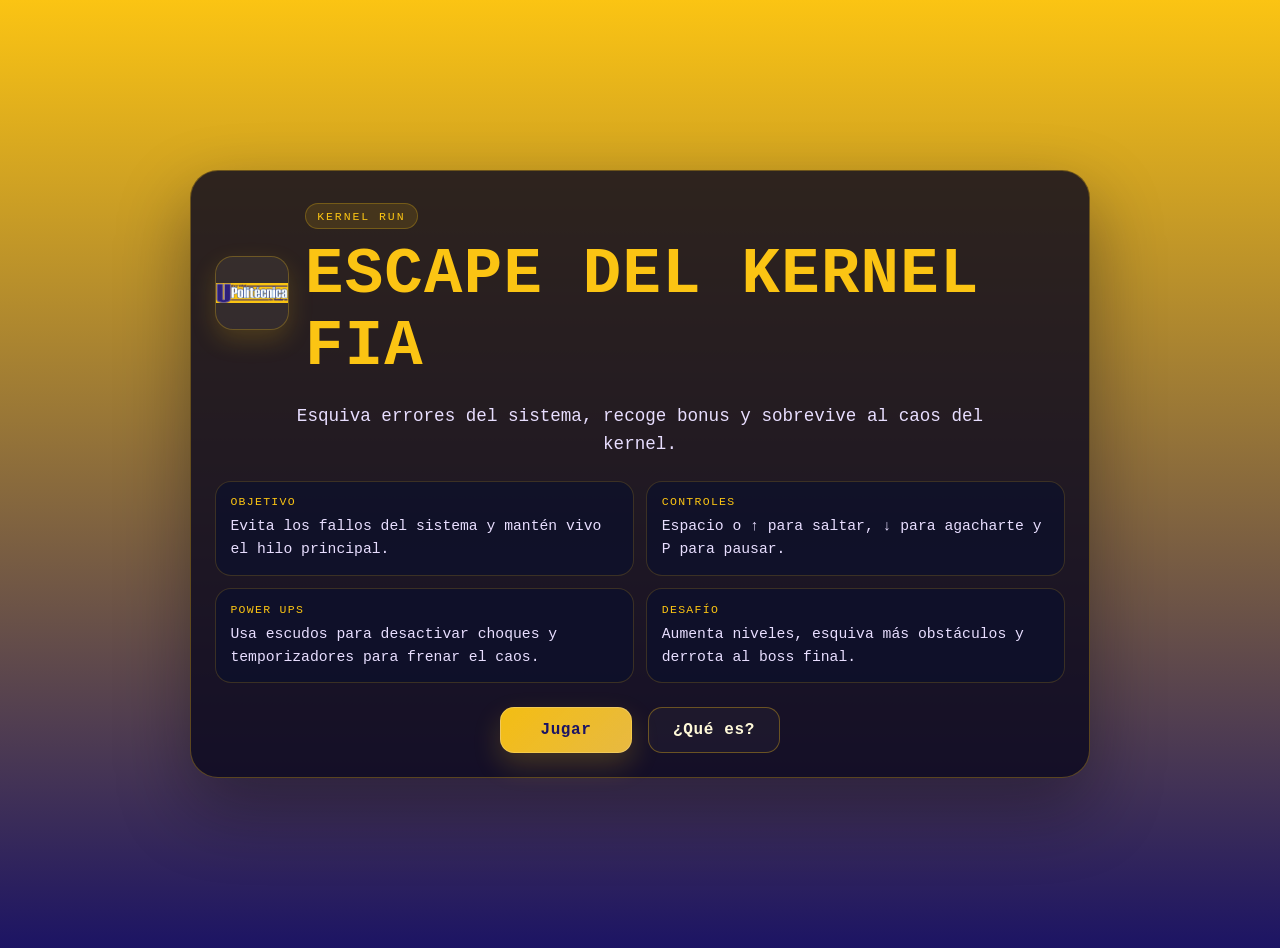
<file: index.html>
<!DOCTYPE html>
<html lang="es">
<head>
  <meta charset="UTF-8" />
  <meta name="viewport" content="width=device-width, initial-scale=1.0" />
  <title>KERNEL RUN | Menú principal</title>
  <link rel="stylesheet" href="style.css" />
</head>
<body class="menu-page">
  <div class="menu-screen">
    <div class="menu-shell">
      <div class="menu-header">
        <img src="logo.png" alt="Logo Kernel Run" class="menu-logo" />
        <div>
          <span class="chip">KERNEL RUN</span>
          <h1>Escape del Kernel FIA</h1>
        </div>
      </div>

      <p class="menu-subtitle">Esquiva errores del sistema, recoge bonus y sobrevive al caos del kernel.</p>

      <div class="menu-grid">
        <div class="menu-card">
          <span class="menu-card__label">Objetivo</span>
          <p>Evita los fallos del sistema y mantén vivo el hilo principal.</p>
        </div>
        <div class="menu-card">
          <span class="menu-card__label">Controles</span>
          <p>Espacio o ↑ para saltar, ↓ para agacharte y P para pausar.</p>
        </div>
        <div class="menu-card">
          <span class="menu-card__label">Power Ups</span>
          <p>Usa escudos para desactivar choques y temporizadores para frenar el caos.</p>
        </div>
        <div class="menu-card">
          <span class="menu-card__label">Desafío</span>
          <p>Aumenta niveles, esquiva más obstáculos y derrota al boss final.</p>
        </div>
      </div>

      <div class="menu-actions">
        <a class="action-button action-button--primary menu-button" href="game.html?start=1">Jugar</a>
        <a class="action-button action-button--ghost menu-button" href="about.html">¿Qué es?</a>
      </div>
    </div>
  </div>
</body>
</html>
</file>
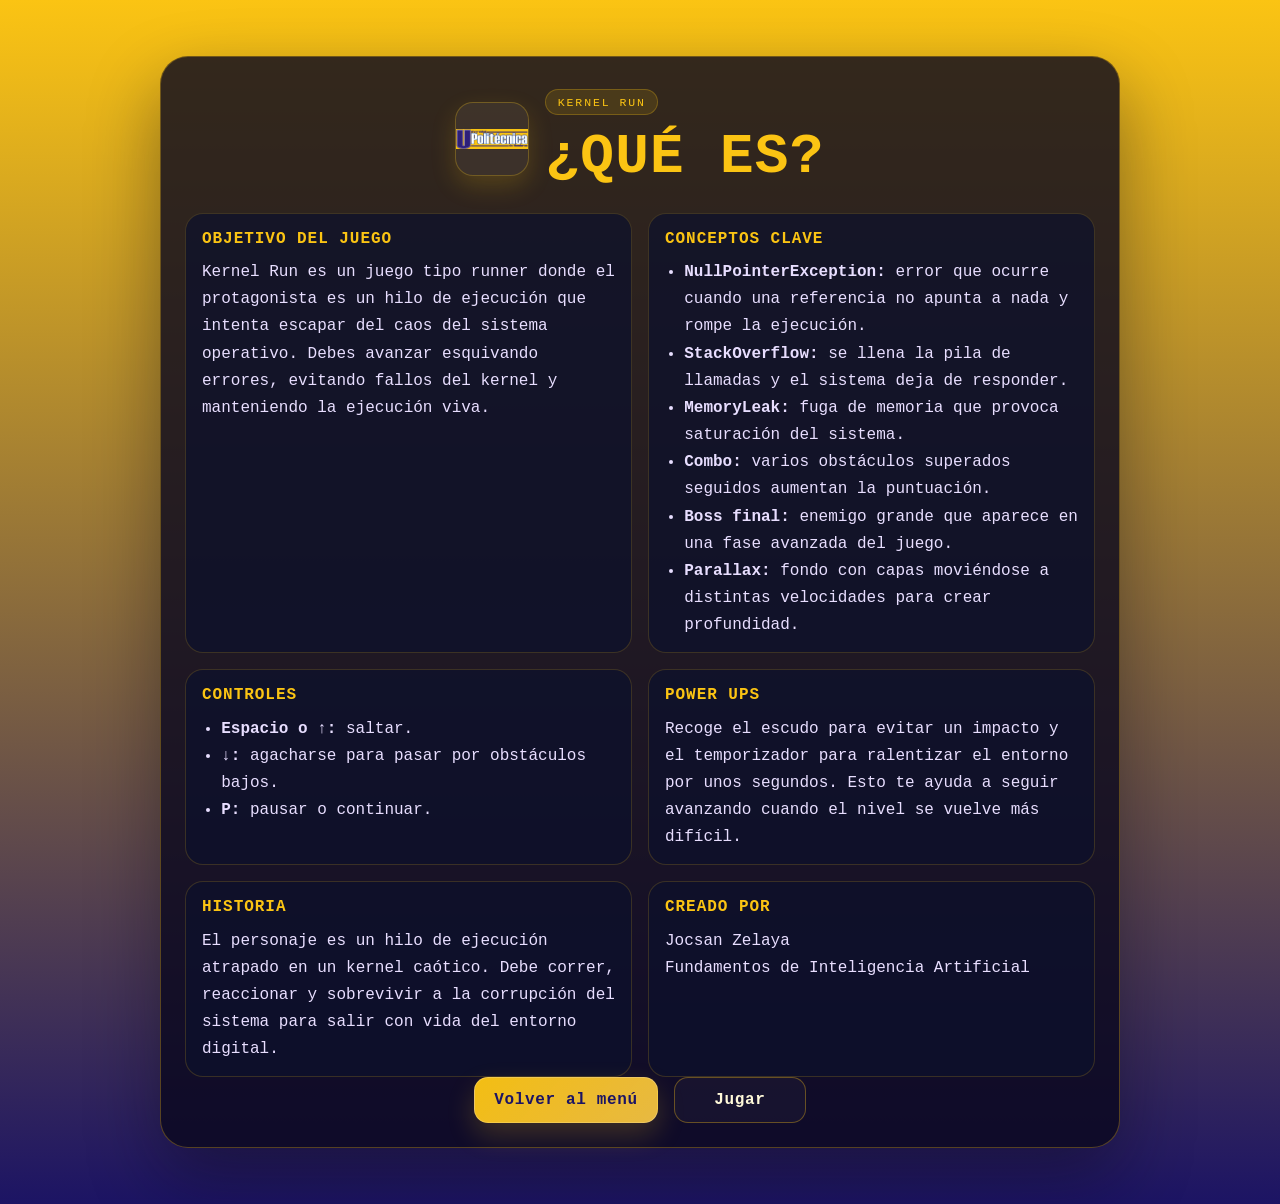
<file: about.html>
<!DOCTYPE html>
<html lang="es">
<head>
  <meta charset="UTF-8" />
  <meta name="viewport" content="width=device-width, initial-scale=1.0" />
  <title>KERNEL RUN | ¿Qué es?</title>
  <link rel="stylesheet" href="style.css" />
</head>
<body class="about-page">
  <div class="about-screen">
    <div class="about-shell">
      <div class="about-header">
        <img src="logo.png" alt="Logo Kernel Run" class="menu-logo" />
        <div>
          <span class="chip">KERNEL RUN</span>
          <h1>¿Qué es?</h1>
        </div>
      </div>

      <div class="about-content">
        <section class="about-card">
          <h2>Objetivo del juego</h2>
          <p>Kernel Run es un juego tipo runner donde el protagonista es un hilo de ejecución que intenta escapar del caos del sistema operativo. Debes avanzar esquivando errores, evitando fallos del kernel y manteniendo la ejecución viva.</p>
        </section>

        <section class="about-card">
          <h2>Conceptos clave</h2>
          <ul>
            <li><strong>NullPointerException:</strong> error que ocurre cuando una referencia no apunta a nada y rompe la ejecución.</li>
            <li><strong>StackOverflow:</strong> se llena la pila de llamadas y el sistema deja de responder.</li>
            <li><strong>MemoryLeak:</strong> fuga de memoria que provoca saturación del sistema.</li>
            <li><strong>Combo:</strong> varios obstáculos superados seguidos aumentan la puntuación.</li>
            <li><strong>Boss final:</strong> enemigo grande que aparece en una fase avanzada del juego.</li>
            <li><strong>Parallax:</strong> fondo con capas moviéndose a distintas velocidades para crear profundidad.</li>
          </ul>
        </section>

        <section class="about-card">
          <h2>Controles</h2>
          <ul>
            <li><strong>Espacio o ↑:</strong> saltar.</li>
            <li><strong>↓:</strong> agacharse para pasar por obstáculos bajos.</li>
            <li><strong>P:</strong> pausar o continuar.</li>
          </ul>
        </section>

        <section class="about-card">
          <h2>Power Ups</h2>
          <p>Recoge el escudo para evitar un impacto y el temporizador para ralentizar el entorno por unos segundos. Esto te ayuda a seguir avanzando cuando el nivel se vuelve más difícil.</p>
        </section>

        <section class="about-card">
          <h2>Historia</h2>
          <p>El personaje es un hilo de ejecución atrapado en un kernel caótico. Debe correr, reaccionar y sobrevivir a la corrupción del sistema para salir con vida del entorno digital.</p>
        </section>

        <section class="about-card">
          <h2>Creado por</h2>
          <p>Jocsan Zelaya<br />Fundamentos de Inteligencia Artificial</p>
        </section>
      </div>

      <div class="menu-actions">
        <a class="action-button action-button--primary menu-button" href="index.html">Volver al menú</a>
        <a class="action-button action-button--ghost menu-button" href="game.html">Jugar</a>
      </div>
    </div>
  </div>
</body>
</html>
</file>
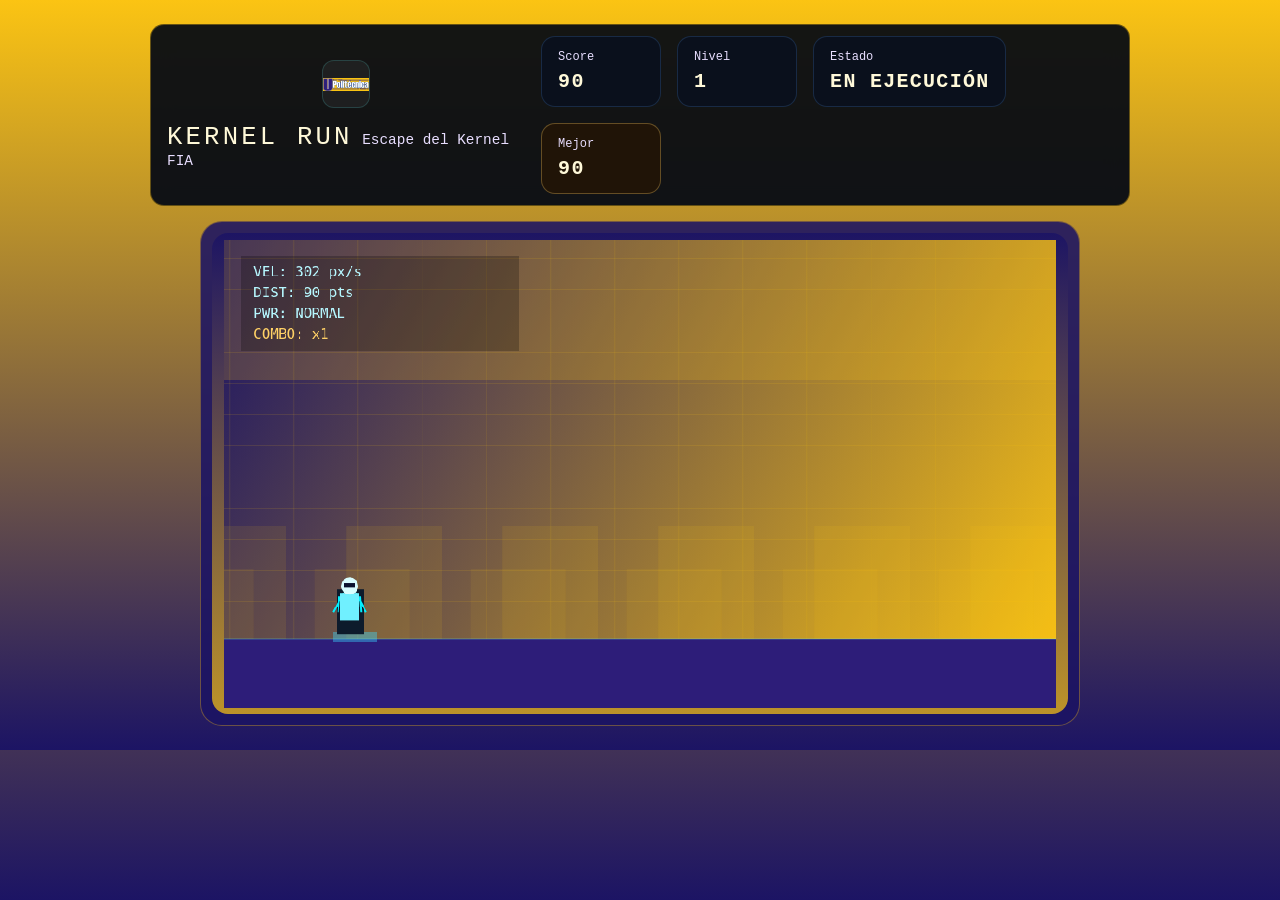
<file: game.html>
<!DOCTYPE html>
<html lang="es">
<head>
  <meta charset="UTF-8" />
  <meta name="viewport" content="width=device-width, initial-scale=1.0" />
  <title>Kernel Run | Juego</title>
  <script>
    const params = new URLSearchParams(window.location.search);
    if (params.get('start') === '1') {
      document.documentElement.classList.add('start-direct');
    }
  </script>
  <link rel="stylesheet" href="style.css" />
</head>
<body data-game-mode="play">
  <div class="app-shell">
    <header class="topbar">
      <div class="brand brand--logo">
        <img id="logo" src="logo.png" alt="Logo del juego" />
        <div>
          <span class="brand__label">KERNEL RUN</span>
          <span class="brand__sub">Escape del Kernel FIA</span>
        </div>
      </div>
      <div class="metrics">
        <div class="metric" id="scorePanel">
          <span class="metric__title">Score</span>
          <span class="metric__value" id="scoreValue">0</span>
        </div>
        <div class="metric" id="levelPanel">
          <span class="metric__title">Nivel</span>
          <span class="metric__value" id="levelValue">1</span>
        </div>
        <div class="metric" id="statusPanel">
          <span class="metric__title">Estado</span>
          <span class="metric__value" id="statusValue">LISTO</span>
        </div>
        <div class="metric metric--best" id="bestScorePanel">
          <span class="metric__title">Mejor</span>
          <span class="metric__value" id="bestScoreValue">0</span>
        </div>
      </div>
    </header>

    <main class="game-grid">
      <section class="game-panel">
        <div class="canvas-holder">
          <canvas id="gameCanvas" width="960" height="540"></canvas>

          <div class="mobile-hud" aria-live="polite">
            <span>Score <strong id="mobileScoreValue">0</strong></span>
            <span>Lvl <strong id="mobileLevelValue">1</strong></span>
          </div>

          <div class="mobile-controls" aria-label="Controles del juego">
            <button id="mobileJumpButton" class="touch-button touch-button--jump" type="button">Saltar</button>
            <button id="mobilePauseButton" class="touch-button touch-button--pause" type="button">Pausa</button>
          </div>

          <div class="overlay" id="gameOverlay">
            <div class="overlay__card">
              <div class="menu-hero">
                <img class="menu-logo" src="logo.png" alt="Logo Kernel Run" />
                <div class="menu-brand">
                  <span class="chip">KERNEL RUN</span>
                  <h1 id="overlayTitle">Escape del Kernel FIA</h1>
                </div>
              </div>

              <p class="menu-subtitle" id="overlayText">Esquiva las excepciones, recoge bonus y sobrevive al caos del sistema.</p>

              <ul id="overlayList" class="overlay__list">
                <li>Salta con ESPACIO o ↑</li>
                <li>Agáchate con ↓ para pasar por huecos bajos</li>
                <li>Pausa con P cuando lo necesites</li>
              </ul>
              <p id="overlayMeta" class="overlay__meta"><strong>Física con Delta Time · Colisiones AABB · Web Audio API</strong></p>

              <div class="overlay__actions">
                <button id="playButton" class="action-button action-button--primary">Jugar</button>
                <button id="pauseButton" class="action-button">Pausar</button>
                <button id="restartButton" class="action-button">Reiniciar</button>
                <button id="menuButton" class="action-button action-button--ghost">Menú</button>
              </div>
            </div>
          </div>
        </div>
      </section>
    </main>
  </div>

  <script src="script.js"></script>
</body>
</html>
</file>
<file: style.css>
:root {
  color-scheme: dark;
  --bg-1: #fbc413;
  --bg-2: #1c1464;
  --surface: rgba(28, 20, 100, 0.82);
  --surface-strong: rgba(12, 25, 50, 0.96);
  --text: #fff9d9;
  --text-muted: #e8deff;
  --accent: #fbc413;
  --accent-strong: #ff6ea8;
  --border: rgba(251, 196, 19, 0.35);
  --danger: #ff5b5b;
  --warning: #ffc968;
  font-family: "IBM Plex Mono", "Courier New", monospace;
  font-size: 16px;
}

* {
  box-sizing: border-box;
}

html, body {
  margin: 0;
  min-height: 100%;
  background: linear-gradient(180deg, var(--bg-1) 0%, var(--bg-2) 100%);
  color: var(--text);
}

body {
  display: flex;
  align-items: center;
  justify-content: center;
  padding: clamp(0.75rem, 2vw, 1.5rem);
}

.app-shell {
  width: min(980px, 100%);
  display: grid;
  gap: 0.9rem;
}

.topbar,
.footer-bar {
  display: flex;
  justify-content: space-between;
  align-items: center;
  gap: 1rem;
  padding: 0.7rem 1rem;
  border: 1px solid var(--border);
  background: rgba(2, 7, 20, 0.92);
  border-radius: 14px;
  backdrop-filter: blur(10px);
}

.brand {
  display: flex;
  flex-direction: column;
  gap: 0.2rem;
}

.brand--logo {
  display: flex;
  align-items: center;
  gap: 0.9rem;
}

.brand--logo img {
  width: 48px;
  height: 48px;
  object-fit: contain;
  border-radius: 12px;
  border: 1px solid rgba(90, 245, 255, 0.16);
  background: rgba(255, 255, 255, 0.05);
}

.brand__label {
  font-size: clamp(1.4rem, 2vw, 2rem);
  letter-spacing: 0.2rem;
  text-transform: uppercase;
}

.brand__sub {
  color: var(--text-muted);
  font-size: 0.9rem;
}

.metrics {
  display: flex;
  gap: 1rem;
  flex-wrap: wrap;
}

.metric {
  padding: 0.8rem 1rem;
  border: 1px solid rgba(90, 160, 255, 0.18);
  border-radius: 14px;
  min-width: 120px;
  background: rgba(7, 16, 33, 0.72);
}

.metric--best {
  border-color: rgba(255, 208, 102, 0.3);
  background: rgba(38, 22, 4, 0.75);
}

.metric__title {
  display: block;
  font-size: 0.75rem;
  color: var(--text-muted);
  margin-bottom: 0.4rem;
}

.metric__value {
  font-size: 1.25rem;
  font-weight: 700;
  letter-spacing: 0.08rem;
}

.game-grid {
  display: block;
  width: 100%;
}

.game-panel {
  border: 1px solid var(--border);
  border-radius: 22px;
  background: rgba(28, 20, 100, 0.88);
  padding: 0.7rem;
  width: min(100%, 880px);
  margin: 0 auto;
}

.canvas-holder {
  position: relative;
  overflow: hidden;
  border-radius: 16px;
  background: linear-gradient(180deg, rgba(28, 20, 100, 0.94), rgba(251, 196, 19, 0.72) 100%);
  aspect-ratio: 16 / 9;
  width: 100%;
  display: flex;
  align-items: center;
  justify-content: center;
  min-height: 420px;
}

canvas {
  width: 100%;
  height: auto;
  display: block;
  max-height: 100%;
  object-fit: contain;
}

html.start-direct .overlay {
  display: none !important;
}

.overlay {
  position: absolute;
  inset: 0;
  display: grid;
  place-items: center;
  padding: 1.5rem;
  pointer-events: none;
}

.mobile-hud {
  position: absolute;
  top: 0.75rem;
  left: 0.75rem;
  display: none;
  gap: 0.5rem;
  flex-wrap: wrap;
  z-index: 2;
}

.mobile-hud span {
  display: inline-flex;
  align-items: center;
  gap: 0.35rem;
  padding: 0.45rem 0.7rem;
  border-radius: 999px;
  background: rgba(9, 12, 28, 0.7);
  border: 1px solid rgba(251, 196, 19, 0.32);
  color: var(--text);
  font-size: 0.72rem;
}

.mobile-controls {
  position: absolute;
  left: 0;
  right: 0;
  bottom: 0.75rem;
  display: none;
  justify-content: space-between;
  padding: 0 0.75rem;
  pointer-events: none;
  z-index: 2;
}

.touch-button {
  pointer-events: auto;
  appearance: none;
  border: 1px solid rgba(251, 196, 19, 0.4);
  background: linear-gradient(135deg, rgba(251, 196, 19, 0.9), rgba(255, 206, 88, 0.85));
  color: #1c1464;
  border-radius: 18px;
  padding: 0.95rem 1.3rem;
  font: inherit;
  font-weight: 700;
  min-width: 130px;
  min-height: 56px;
  box-shadow: 0 12px 24px rgba(12, 8, 30, 0.25);
  touch-action: manipulation;
}

.touch-button--pause {
  background: linear-gradient(135deg, rgba(255, 255, 255, 0.12), rgba(255, 255, 255, 0.06));
  color: var(--text);
}

.overlay--interactive {
  pointer-events: auto;
}

.overlay__card {
  width: min(760px, 74vw);
  border: 1px solid rgba(251, 196, 19, 0.28);
  background: linear-gradient(180deg, rgba(12, 10, 36, 0.92), rgba(24, 18, 68, 0.82));
  border-radius: 30px;
  padding: 1.8rem 1.7rem 1.35rem;
  text-align: center;
  box-shadow: 0 0 0 1px rgba(255, 255, 255, 0.04), 0 28px 60px rgba(10, 8, 26, 0.45);
}

.overlay--help .overlay__card {
  width: min(820px, 100%);
  max-height: 82vh;
  overflow: auto;
}

.overlay--compact .main-menu,
.overlay--compact .overlay__list,
.overlay--compact .overlay__meta {
  display: none;
}

.overlay--compact .overlay__card {
  width: min(420px, 100%);
  padding: 1.5rem 1.25rem;
}

body[data-game-mode="play"] .menu-page {
  display: none;
}

.menu-hero {
  display: flex;
  align-items: center;
  justify-content: center;
  gap: 1rem;
  margin-bottom: 0.7rem;
}

.menu-logo {
  width: 74px;
  height: 74px;
  object-fit: contain;
  border-radius: 18px;
  background: rgba(255, 255, 255, 0.06);
  border: 1px solid rgba(251, 196, 19, 0.28);
  box-shadow: 0 10px 24px rgba(251, 196, 19, 0.18);
}

.menu-brand {
  display: flex;
  flex-direction: column;
  align-items: flex-start;
  text-align: left;
}

.chip {
  display: inline-block;
  padding: 0.35rem 0.7rem;
  border-radius: 999px;
  background: rgba(251, 196, 19, 0.12);
  border: 1px solid rgba(251, 196, 19, 0.26);
  color: var(--accent);
  letter-spacing: 0.12rem;
  text-transform: uppercase;
  font-size: 0.72rem;
  margin-bottom: 0.6rem;
}

.overlay__card h1 {
  margin: 0;
  font-size: clamp(2rem, 4vw, 3.3rem);
  line-height: 0.95;
  letter-spacing: 0.08rem;
  color: var(--accent);
  text-transform: uppercase;
}

.main-menu {
  margin: 1rem auto 0.5rem;
  width: min(100%, 560px);
}

.menu-grid {
  display: grid;
  grid-template-columns: repeat(2, minmax(0, 1fr));
  gap: 0.8rem;
  margin-top: 1rem;
}

.menu-card {
  padding: 0.85rem 0.9rem;
  border: 1px solid rgba(251, 196, 19, 0.18);
  border-radius: 16px;
  background: rgba(12, 16, 44, 0.72);
  text-align: left;
}

.menu-screen {
  min-height: 100vh;
  display: grid;
  place-items: center;
  padding: 2rem 1rem;
}

.menu-shell {
  width: min(900px, 100%);
  padding: 2rem 1.5rem 1.5rem;
  border: 1px solid rgba(251, 196, 19, 0.3);
  border-radius: 28px;
  background: rgba(10, 8, 30, 0.82);
  box-shadow: 0 30px 70px rgba(9, 7, 20, 0.4);
}

.menu-page .menu-header {
  display: flex;
  justify-content: center;
  align-items: center;
  gap: 1rem;
  text-align: left;
}

.menu-page .menu-header h1 {
  margin: 0;
  font-size: clamp(2.3rem, 5vw, 4rem);
  letter-spacing: 0.08rem;
  color: var(--accent);
  text-transform: uppercase;
}

.menu-page .menu-subtitle {
  text-align: center;
  font-size: 1.1rem;
  max-width: 700px;
  margin: 1.2rem auto 1.4rem;
}

.menu-page .menu-grid {
  margin-bottom: 1.5rem;
}

.menu-actions {
  display: flex;
  justify-content: center;
  gap: 1rem;
  flex-wrap: wrap;
}

.menu-button {
  display: inline-flex;
  align-items: center;
  justify-content: center;
  text-decoration: none;
  min-width: 170px;
}

.about-page {
  background: linear-gradient(180deg, var(--bg-1) 0%, var(--bg-2) 100%);
}

.about-screen {
  min-height: 100vh;
  display: grid;
  place-items: center;
  padding: 2rem 1rem;
}

.about-shell {
  width: min(960px, 100%);
  padding: 2rem 1.5rem 1.5rem;
  border: 1px solid rgba(251, 196, 19, 0.3);
  border-radius: 28px;
  background: rgba(10, 8, 30, 0.82);
  box-shadow: 0 30px 70px rgba(9, 7, 20, 0.4);
}

.about-header {
  display: flex;
  justify-content: center;
  align-items: center;
  gap: 1rem;
  margin-bottom: 1.5rem;
}

.about-header h1 {
  margin: 0;
  font-size: clamp(2.2rem, 5vw, 3.5rem);
  letter-spacing: 0.08rem;
  text-transform: uppercase;
  color: var(--accent);
}

.about-content {
  display: grid;
  grid-template-columns: repeat(2, minmax(0, 1fr));
  gap: 1rem;
}

.about-card {
  padding: 1rem 1rem 0.8rem;
  border: 1px solid rgba(251, 196, 19, 0.18);
  border-radius: 18px;
  background: rgba(13, 17, 44, 0.74);
}

.about-card h2 {
  margin-top: 0;
  margin-bottom: 0.7rem;
  color: var(--accent);
  font-size: 1rem;
  letter-spacing: 0.06rem;
  text-transform: uppercase;
}

.about-card p,
.about-card li {
  margin: 0;
  line-height: 1.7;
  color: var(--text-muted);
}

.about-card ul {
  margin: 0;
  padding-left: 1.2rem;
}

@media (max-width: 700px) {
  .about-content {
    grid-template-columns: 1fr;
  }
}

.menu-card__label {
  display: block;
  margin-bottom: 0.45rem;
  font-size: 0.72rem;
  text-transform: uppercase;
  letter-spacing: 0.08rem;
  color: var(--accent);
}

.menu-card p {
  margin: 0;
  color: var(--text-muted);
  line-height: 1.55;
  font-size: 0.92rem;
}

.menu-subtitle {
  font-size: 1.04rem;
  max-width: 500px;
  margin: 0 auto 1rem;
  color: var(--text-muted);
  line-height: 1.6;
}

.overlay__card p {
  margin: 0.5rem 0;
  color: var(--text-muted);
  line-height: 1.6;
}

.overlay__list {
  text-align: left;
  margin: 1rem auto 0.75rem;
  max-width: 520px;
  padding-left: 0;
  color: var(--text-muted);
  list-style: none;
}

.overlay__list li {
  margin-bottom: 0.45rem;
}

.help-card {
  display: grid;
  gap: 0.8rem;
  max-height: none;
  overflow: visible;
  padding-right: 0.25rem;
}

.help-block {
  padding: 0.8rem 0.9rem;
  border: 1px solid rgba(122, 196, 255, 0.18);
  border-radius: 14px;
  background: rgba(9, 18, 32, 0.72);
}

.help-block h3 {
  margin: 0 0 0.45rem;
  color: var(--accent);
  font-size: 0.9rem;
  letter-spacing: 0.05rem;
  text-transform: uppercase;
}

.help-block p,
.help-block li {
  margin: 0;
  line-height: 1.6;
  color: var(--text-muted);
}

.help-block ul {
  margin: 0;
  padding-left: 1.1rem;
}

.overlay__meta {
  font-size: 0.88rem;
}

.overlay__meta strong {
  color: #d5faff;
}

.overlay__actions {
  display: flex;
  justify-content: center;
  gap: 0.8rem;
  flex-wrap: wrap;
  margin-top: 1.15rem;
}

.action-button {
  min-width: 132px;
  border: 1px solid rgba(251, 196, 19, 0.35);
  background: rgba(19, 17, 47, 0.8);
  color: var(--text);
  border-radius: 14px;
  padding: 0.8rem 1.2rem;
  cursor: pointer;
  font: inherit;
  font-weight: 700;
  letter-spacing: 0.04rem;
  transition: transform 0.15s ease, border-color 0.15s ease, background 0.15s ease, box-shadow 0.15s ease;
}

.action-button:hover {
  transform: translateY(-2px);
  border-color: rgba(251, 196, 19, 0.8);
  box-shadow: 0 10px 24px rgba(251, 196, 19, 0.14);
}

.action-button:disabled {
  opacity: 0.45;
  cursor: not-allowed;
}

.action-button--primary {
  background: linear-gradient(135deg, rgba(251, 196, 19, 0.97), rgba(255, 204, 69, 0.9));
  color: #1c1464;
  border-color: rgba(255, 255, 255, 0.2);
  box-shadow: 0 12px 28px rgba(251, 196, 19, 0.2);
}

.action-button--ghost {
  background: rgba(255, 255, 255, 0.03);
}

.info-panel {
  display: grid;
  gap: 1rem;
}

.panel-block {
  padding: 1rem;
  border-radius: 20px;
  border: 1px solid var(--border);
  background: rgba(6, 12, 28, 0.85);
}

.panel-block h2 {
  margin-top: 0;
  margin-bottom: 0.75rem;
  color: var(--accent);
  font-size: 1rem;
}

.panel-block ul {
  margin: 0;
  padding-left: 1.1rem;
  color: var(--text-muted);
}

.panel-block li {
  margin-bottom: 0.55rem;
}

.panel-block--hint {
  border-color: rgba(255, 91, 91, 0.2);
}

.footer-bar {
  font-size: 0.9rem;
  color: var(--text-muted);
}

@media (max-width: 900px) {
  body {
    padding: 0.75rem;
  }

  .app-shell {
    width: 100%;
  }

  .game-grid {
    grid-template-columns: 1fr;
  }

  .topbar,
  .footer-bar,
  .menu-page .menu-header,
  .about-header {
    flex-direction: column;
    align-items: center;
    text-align: center;
  }

  .metrics {
    width: 100%;
    justify-content: center;
  }

  .metric {
    flex: 1 1 calc(50% - 0.5rem);
    min-width: 0;
  }

  .menu-shell,
  .about-shell,
  .game-panel {
    padding: 1rem;
  }

  .menu-grid,
  .about-content {
    grid-template-columns: 1fr;
  }

  .menu-actions,
  .overlay__actions {
    flex-direction: column;
    width: 100%;
  }

  .menu-button,
  .action-button {
    width: 100%;
    min-width: 0;
  }

  .overlay {
    padding: 0.75rem;
  }

  .overlay__card {
    width: min(100%, 420px);
    padding: 1rem;
  }

  .menu-logo {
    width: 58px;
    height: 58px;
  }
}

@media (max-width: 640px) {
  :root {
    font-size: 14px;
  }

  body {
    padding: 0.5rem;
    min-height: 100svh;
  }

  .app-shell {
    gap: 0.75rem;
    width: 100%;
  }

  .topbar {
    padding: 0.7rem 0.8rem;
  }

  .metrics {
    flex-direction: column;
    width: 100%;
  }

  .metric {
    width: 100%;
    flex-basis: 100%;
    padding: 0.65rem 0.8rem;
  }

  .game-panel {
    padding: 0.5rem;
  }

  .canvas-holder {
    min-height: 48vh;
    max-height: 56vh;
  }

  .mobile-controls {
    display: flex;
  }

  .menu-page .menu-header h1,
  .about-header h1,
  .overlay__card h1 {
    text-align: center;
    font-size: clamp(1.8rem, 8vw, 2.6rem);
  }

  .chip {
    letter-spacing: 0.08rem;
  }

  .menu-subtitle,
  .overlay__card p,
  .overlay__list li {
    font-size: 0.92rem;
  }

  .overlay__list {
    padding-left: 0.7rem;
  }

  .action-button {
    min-height: 48px;
  }
}

@media (max-width: 420px) {
  body {
    padding: 0;
    min-height: 100svh;
    overflow: hidden;
  }

  .topbar {
    display: none;
  }

  .app-shell {
    gap: 0;
    width: 100%;
    height: 100svh;
    display: block;
  }

  .game-grid {
    display: block;
    width: 100%;
    height: 100%;
  }

  .game-panel {
    padding: 0;
    border: none;
    background: transparent;
    border-radius: 0;
    height: 100%;
  }

  .canvas-holder {
    width: 100%;
    height: 100svh;
    min-height: 100svh;
    max-height: 100svh;
    border-radius: 0;
    overflow: hidden;
    aspect-ratio: auto;
  }

  .mobile-hud,
  .mobile-controls {
    display: flex;
  }

  .mobile-hud {
    top: 0.35rem;
    left: 0.35rem;
    right: 0.35rem;
    justify-content: space-between;
    gap: 0.25rem;
    padding: 0;
  }

  .mobile-hud span {
    padding: 0.28rem 0.5rem;
    font-size: 0.62rem;
    border-radius: 999px;
  }

  .mobile-controls {
    bottom: 0.55rem;
    padding: 0 0.7rem;
    gap: 0.6rem;
  }

  .touch-button {
    flex: 1 1 0;
    min-width: 0;
    min-height: 54px;
    font-size: 0.9rem;
    padding: 0.75rem 0.7rem;
    border-radius: 16px;
  }

  .overlay__card {
    border-radius: 18px;
    max-width: 92vw;
    padding: 1rem 0.8rem;
  }
}
</file>
